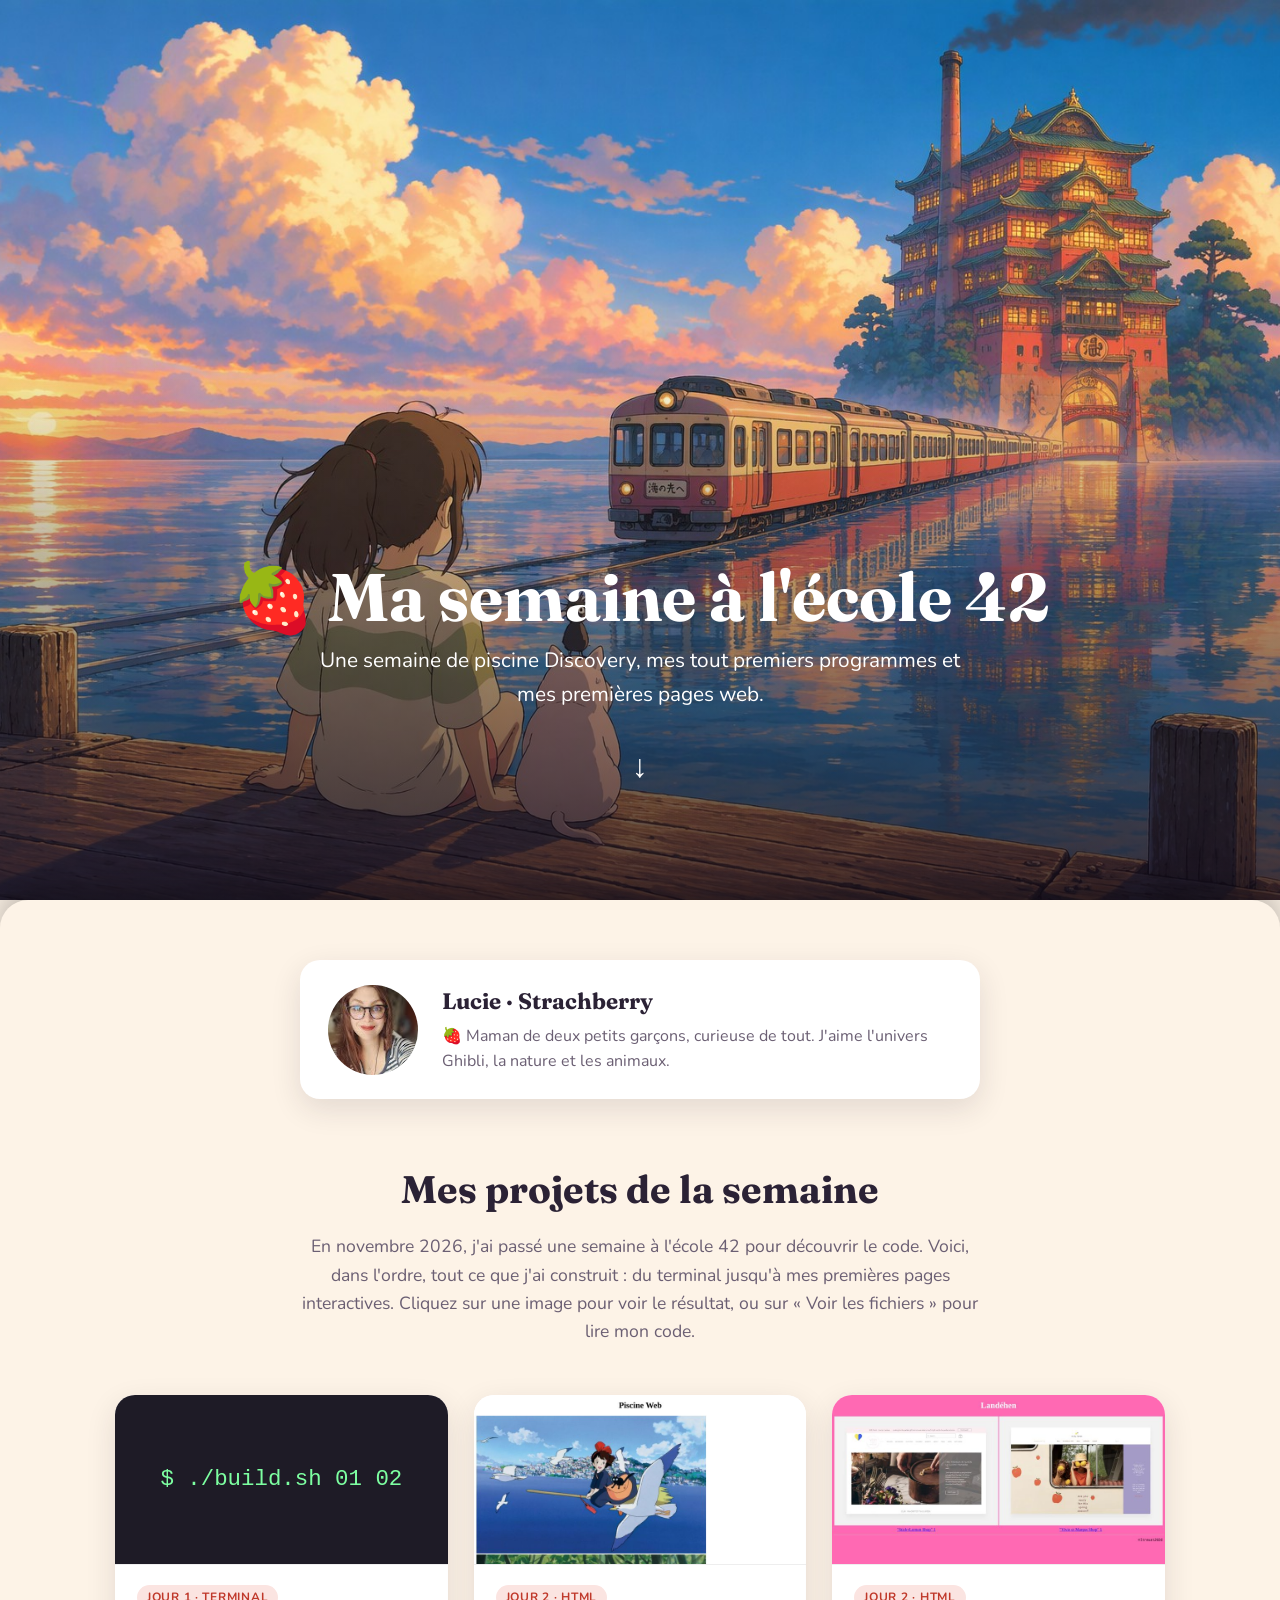
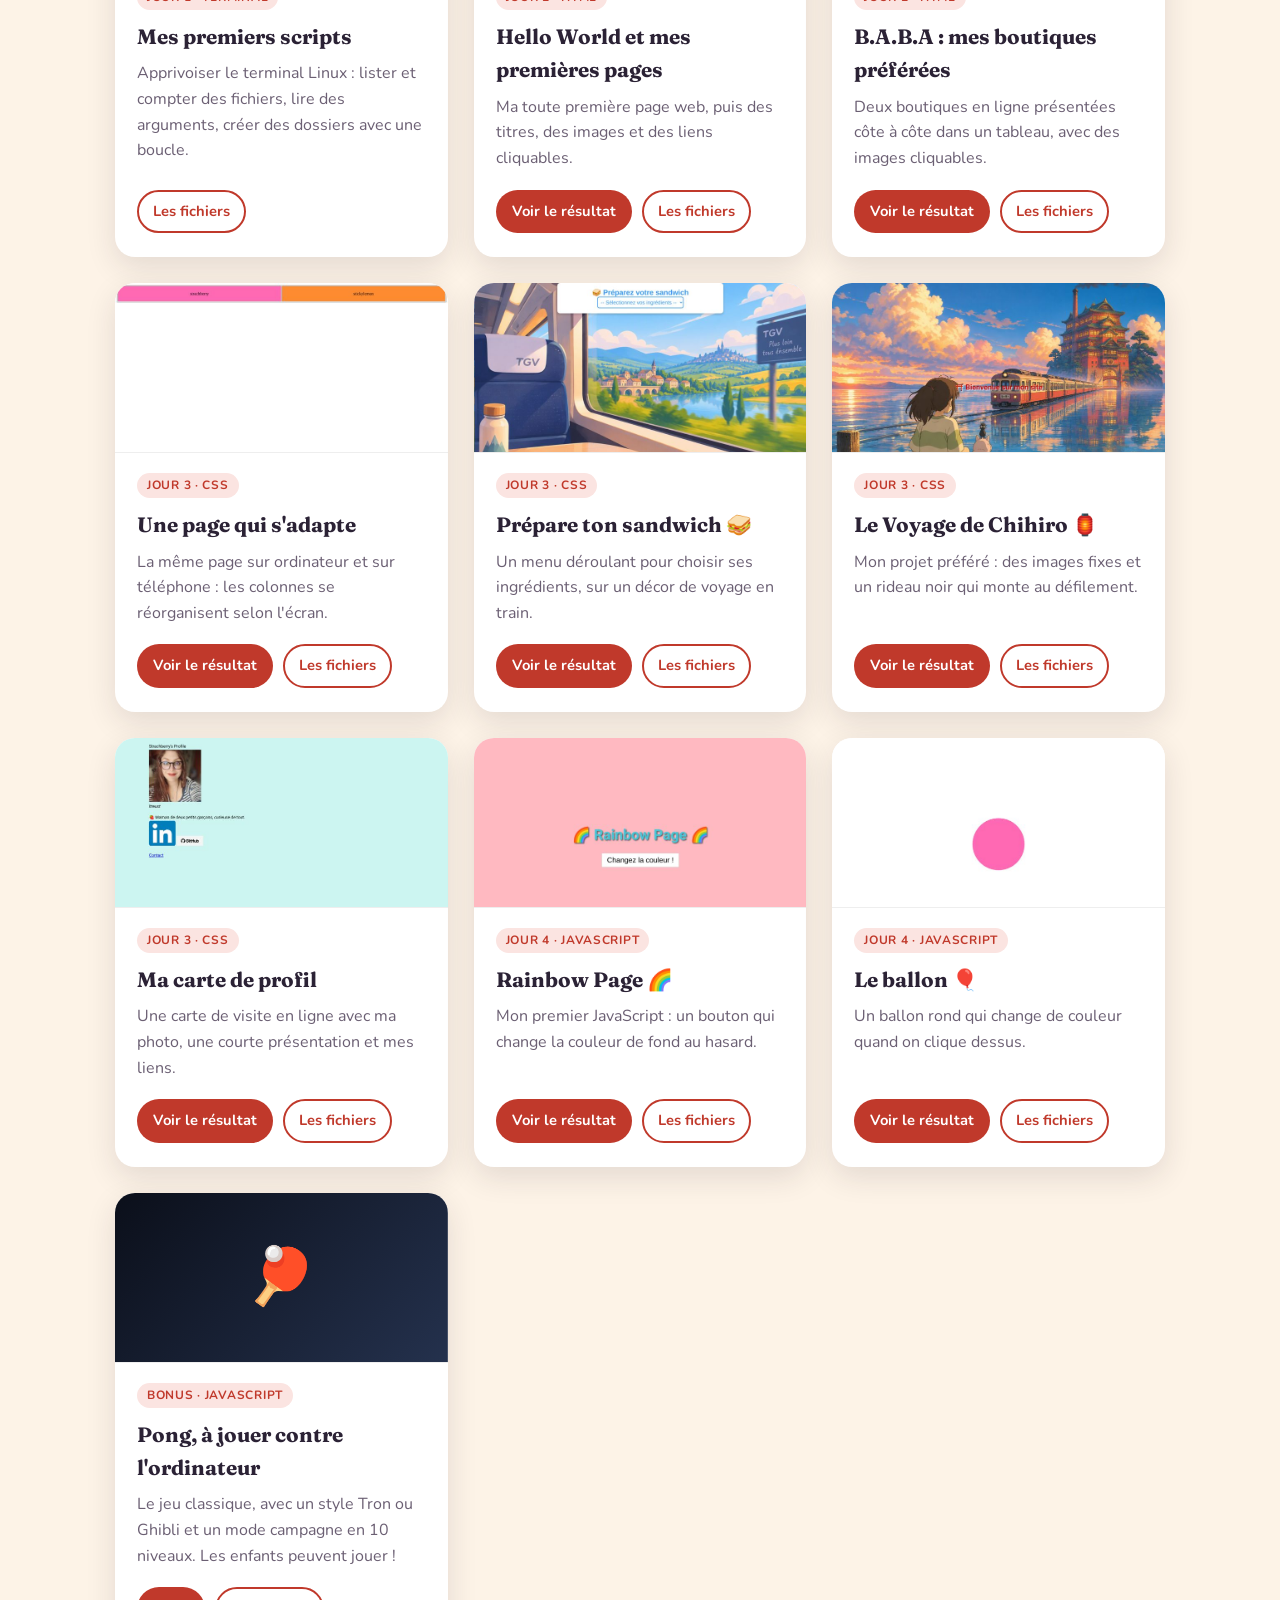
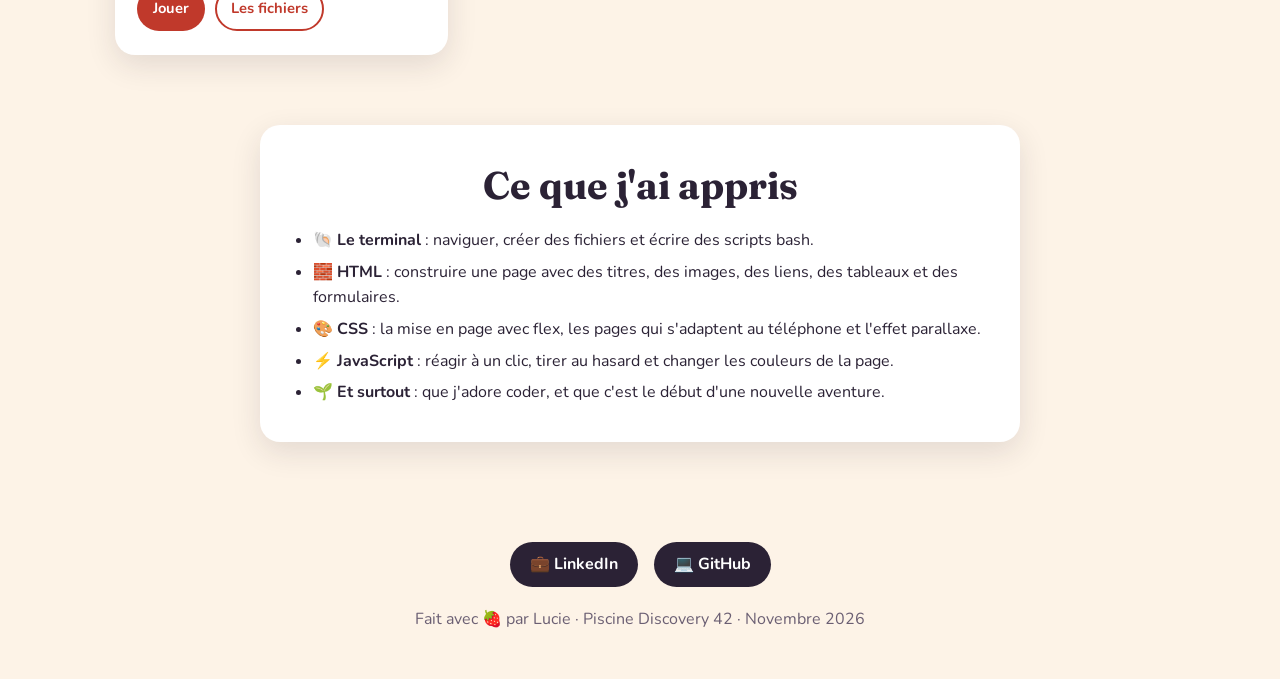
<file: index.html>
<!DOCTYPE html>
<html lang="fr">
<head>
  <meta charset="UTF-8">
  <meta name="viewport" content="width=device-width, initial-scale=1">
  <title>🍓 Ma semaine à l'école 42 – Strachberry</title>
  <link rel="preconnect" href="https://fonts.googleapis.com">
  <link href="https://fonts.googleapis.com/css2?family=Fraunces:opsz,wght@9..144,600;9..144,800&family=Nunito:wght@400;600;700&display=swap" rel="stylesheet">
  <style>
    :root {
      --ciel: #fdf3e7;
      --encre: #2b2235;
      --doux: #6b5f73;
      --lanterne: #c0392b;
      --coucher: #f2a65a;
      --carte: #ffffff;
      --ombre: 0 10px 30px rgba(43, 34, 53, 0.12);
    }

    * { box-sizing: border-box; }

    body {
      margin: 0;
      font-family: "Nunito", sans-serif;
      color: var(--encre);
      background: var(--ciel);
      line-height: 1.6;
    }

    /* ---------- En-tête plein écran ---------- */
    .hero {
      position: sticky;
      top: 0;
      z-index: 0;
      height: 100vh;
      height: 100svh;
      background: url("assets/apercus/chihiro.jpg") center / cover;
      display: flex;
      flex-direction: column;
      justify-content: flex-end;
      align-items: center;
      text-align: center;
      padding: 0 20px 12vh;
      color: white;
    }
    .hero::before {               /* voile sombre en bas pour lire le texte */
      content: "";
      position: absolute;
      inset: 0;
      background: linear-gradient(to top, rgba(20, 12, 30, 0.75), transparent 60%);
    }
    .hero > * { position: relative; }
    .hero h1 {
      font-family: "Fraunces", serif;
      font-size: clamp(2.2rem, 6vw, 4.2rem);
      margin: 0 0 10px;
      line-height: 1.1;
    }
    .hero p { font-size: clamp(1rem, 2.4vw, 1.3rem); margin: 0; max-width: 640px; }
    .fleche {
      margin-top: 30px;
      font-size: 2rem;
      color: white;
      text-decoration: none;
      animation: rebond 1.6s infinite;
    }
    @keyframes rebond { 50% { transform: translateY(8px); } }

    /* ---------- Contenu qui monte par-dessus ---------- */
    main {
      position: relative;
      z-index: 1;
      background: var(--ciel);
      border-radius: 28px 28px 0 0;
      box-shadow: 0 -12px 30px rgba(0, 0, 0, 0.25);
      padding: 60px 20px 40px;
    }
    .conteneur { max-width: 1050px; margin: auto; }

    h2 {
      font-family: "Fraunces", serif;
      font-size: clamp(1.7rem, 4vw, 2.4rem);
      text-align: center;
      margin: 0 0 12px;
    }
    .intro {
      max-width: 680px;
      margin: 0 auto 50px;
      text-align: center;
      color: var(--doux);
      font-size: 1.1rem;
    }

    /* ---------- Profil ---------- */
    .profil {
      display: flex;
      align-items: center;
      gap: 24px;
      background: var(--carte);
      border-radius: 20px;
      box-shadow: var(--ombre);
      padding: 24px 28px;
      max-width: 680px;
      margin: 0 auto 60px;
    }
    .profil img { width: 90px; height: 90px; border-radius: 50%; object-fit: cover; flex-shrink: 0; }
    .profil h3 { margin: 0 0 4px; font-family: "Fraunces", serif; font-size: 1.4rem; }
    .profil p { margin: 0; color: var(--doux); }

    /* ---------- Grille des projets ---------- */
    .grille {
      display: grid;
      grid-template-columns: repeat(auto-fill, minmax(290px, 1fr));
      gap: 26px;
    }
    .projet {
      background: var(--carte);
      border-radius: 20px;
      overflow: hidden;
      box-shadow: var(--ombre);
      display: flex;
      flex-direction: column;
      transition: transform 0.25s;
    }
    .projet:hover { transform: translateY(-6px); }
    .projet .visuel {
      height: 170px;
      background-size: cover;
      background-position: top center;
      border-bottom: 1px solid #eee;
      display: flex;
      align-items: center;
      justify-content: center;
      font-size: 3.5rem;
    }
    .projet .corps { padding: 20px 22px 24px; display: flex; flex-direction: column; flex-grow: 1; }
    .etiquette {
      align-self: flex-start;
      font-size: 0.75rem;
      font-weight: 700;
      text-transform: uppercase;
      letter-spacing: 0.06em;
      color: var(--lanterne);
      background: #fbe4e1;
      padding: 3px 10px;
      border-radius: 20px;
      margin-bottom: 10px;
    }
    .projet h3 { margin: 0 0 8px; font-family: "Fraunces", serif; font-size: 1.3rem; }
    .projet h3 a { color: inherit; text-decoration: none; }
    .projet h3 a:hover { color: var(--lanterne); text-decoration: underline; }
    .projet p { margin: 0 0 18px; color: var(--doux); flex-grow: 1; }
    .bouton {
      align-self: flex-start;
      background: var(--lanterne);
      color: white;
      text-decoration: none;
      font-weight: 700;
      padding: 8px 14px;
      font-size: 0.92rem;
      border: 2px solid transparent;
      border-radius: 25px;
      transition: background 0.2s;
    }
    .bouton:hover { background: #962d22; }
    .bouton.discret { background: transparent; color: var(--lanterne); border: 2px solid var(--lanterne); }
    .bouton.discret:hover { background: #fbe4e1; }
    .boutons { display: flex; gap: 10px; flex-wrap: wrap; }

    .fond-shell { background: #1e1b26; color: #7dffa1; font-family: monospace; font-size: 1.4rem !important; }
    .fond-pong { background: linear-gradient(135deg, #0b0f1a, #24314d); }

    /* ---------- Ce que j'ai appris ---------- */
    .appris {
      margin: 70px auto 0;
      max-width: 760px;
      background: var(--carte);
      border-radius: 20px;
      box-shadow: var(--ombre);
      padding: 30px 34px;
    }
    .appris ul { margin: 0; padding-left: 1.2em; }
    .appris li { margin-bottom: 6px; }

    /* ---------- Pied de page ---------- */
    footer {
      position: relative;         /* passe devant l'image fixe, comme main */
      z-index: 1;
      background: var(--ciel);
      text-align: center;
      padding: 60px 20px 30px;
      color: var(--doux);
    }
    .reseaux { display: flex; justify-content: center; gap: 16px; margin-bottom: 20px; flex-wrap: wrap; }
    .reseaux a {
      background: var(--encre);
      color: white;
      text-decoration: none;
      padding: 10px 20px;
      border-radius: 25px;
      font-weight: 700;
    }
    .reseaux a:hover { background: var(--lanterne); }

    @media (max-width: 600px) {
      .profil { flex-direction: column; text-align: center; }
    }
  </style>
</head>
<body>

  <header class="hero">
    <h1>🍓 Ma semaine à l'école 42</h1>
    <p>Une semaine de piscine Discovery, mes tout premiers programmes et mes premières pages web.</p>
    <a href="#projets" class="fleche" aria-label="Voir les projets">↓</a>
  </header>

  <main id="projets">
    <div class="conteneur">

      <div class="profil">
        <img src="discovery_piscine/cell02/ex03/strachberry.jpeg" alt="Strachberry">
        <div>
          <h3>Lucie · Strachberry</h3>
          <p>🍓 Maman de deux petits garçons, curieuse de tout. J'aime l'univers Ghibli, la nature et les animaux.</p>
        </div>
      </div>

      <h2>Mes projets de la semaine</h2>
      <p class="intro">En novembre 2026, j'ai passé une semaine à l'école 42 pour découvrir le code.
        Voici, dans l'ordre, tout ce que j'ai construit : du terminal jusqu'à mes premières pages interactives.
        Cliquez sur une image pour voir le résultat, ou sur « Voir les fichiers » pour lire mon code.</p>

      <div class="grille">
        <article class="projet">
          <div class="visuel fond-shell">$ ./build.sh 01 02</div>
          <div class="corps">
            <span class="etiquette">Jour 1 · Terminal</span>
            <h3>Mes premiers scripts</h3>
            <p>Apprivoiser le terminal Linux : lister et compter des fichiers, lire des arguments, créer des dossiers avec une boucle.</p>
            <div class="boutons">
              <a class="bouton discret" href="https://github.com/Strachberry13/Discovery_piscine/tree/main/discovery_piscine/cell00" target="_blank" rel="noopener">Les fichiers</a>
            </div>
          </div>
        </article>

        <article class="projet">
          <a class="visuel" href="discovery_piscine/cell01/ex03/piscineweb.html" style="background-image:url('assets/resultats/piscineweb.jpg')" aria-label="Voir le résultat"></a>
          <div class="corps">
            <span class="etiquette">Jour 2 · HTML</span>
            <h3><a href="discovery_piscine/cell01/ex03/piscineweb.html">Hello World et mes premières pages</a></h3>
            <p>Ma toute première page web, puis des titres, des images et des liens cliquables.</p>
            <div class="boutons">
              <a class="bouton" href="discovery_piscine/cell01/ex03/piscineweb.html">Voir le résultat</a>
              <a class="bouton discret" href="https://github.com/Strachberry13/Discovery_piscine/tree/main/discovery_piscine/cell01" target="_blank" rel="noopener">Les fichiers</a>
            </div>
          </div>
        </article>

        <article class="projet">
          <a class="visuel" href="discovery_piscine/cell01/ex04/baba.html" style="background-image:url('assets/resultats/baba.jpg')" aria-label="Voir le résultat"></a>
          <div class="corps">
            <span class="etiquette">Jour 2 · HTML</span>
            <h3><a href="discovery_piscine/cell01/ex04/baba.html">B.A.B.A : mes boutiques préférées</a></h3>
            <p>Deux boutiques en ligne présentées côte à côte dans un tableau, avec des images cliquables.</p>
            <div class="boutons">
              <a class="bouton" href="discovery_piscine/cell01/ex04/baba.html">Voir le résultat</a>
              <a class="bouton discret" href="https://github.com/Strachberry13/Discovery_piscine/tree/main/discovery_piscine/cell01/ex04" target="_blank" rel="noopener">Les fichiers</a>
            </div>
          </div>
        </article>

        <article class="projet">
          <a class="visuel" href="discovery_piscine/cell02/ex00/responsive.html" style="background-image:url('assets/resultats/responsive.jpg')" aria-label="Voir le résultat"></a>
          <div class="corps">
            <span class="etiquette">Jour 3 · CSS</span>
            <h3><a href="discovery_piscine/cell02/ex00/responsive.html">Une page qui s'adapte</a></h3>
            <p>La même page sur ordinateur et sur téléphone : les colonnes se réorganisent selon l'écran.</p>
            <div class="boutons">
              <a class="bouton" href="discovery_piscine/cell02/ex00/responsive.html">Voir le résultat</a>
              <a class="bouton discret" href="https://github.com/Strachberry13/Discovery_piscine/tree/main/discovery_piscine/cell02/ex00" target="_blank" rel="noopener">Les fichiers</a>
            </div>
          </div>
        </article>

        <article class="projet">
          <a class="visuel" href="discovery_piscine/cell02/ex01/menu.html" style="background-image:url('assets/resultats/menu.jpg')" aria-label="Voir le résultat"></a>
          <div class="corps">
            <span class="etiquette">Jour 3 · CSS</span>
            <h3><a href="discovery_piscine/cell02/ex01/menu.html">Prépare ton sandwich 🥪</a></h3>
            <p>Un menu déroulant pour choisir ses ingrédients, sur un décor de voyage en train.</p>
            <div class="boutons">
              <a class="bouton" href="discovery_piscine/cell02/ex01/menu.html">Voir le résultat</a>
              <a class="bouton discret" href="https://github.com/Strachberry13/Discovery_piscine/tree/main/discovery_piscine/cell02/ex01" target="_blank" rel="noopener">Les fichiers</a>
            </div>
          </div>
        </article>

        <article class="projet">
          <a class="visuel" href="discovery_piscine/cell02/ex02/parallax.html" style="background-image:url('assets/resultats/parallax.jpg')" aria-label="Voir le résultat"></a>
          <div class="corps">
            <span class="etiquette">Jour 3 · CSS</span>
            <h3><a href="discovery_piscine/cell02/ex02/parallax.html">Le Voyage de Chihiro 🏮</a></h3>
            <p>Mon projet préféré : des images fixes et un rideau noir qui monte au défilement.</p>
            <div class="boutons">
              <a class="bouton" href="discovery_piscine/cell02/ex02/parallax.html">Voir le résultat</a>
              <a class="bouton discret" href="https://github.com/Strachberry13/Discovery_piscine/tree/main/discovery_piscine/cell02/ex02" target="_blank" rel="noopener">Les fichiers</a>
            </div>
          </div>
        </article>

        <article class="projet">
          <a class="visuel" href="discovery_piscine/cell02/ex03/card.html" style="background-image:url('assets/resultats/card.jpg')" aria-label="Voir le résultat"></a>
          <div class="corps">
            <span class="etiquette">Jour 3 · CSS</span>
            <h3><a href="discovery_piscine/cell02/ex03/card.html">Ma carte de profil</a></h3>
            <p>Une carte de visite en ligne avec ma photo, une courte présentation et mes liens.</p>
            <div class="boutons">
              <a class="bouton" href="discovery_piscine/cell02/ex03/card.html">Voir le résultat</a>
              <a class="bouton discret" href="https://github.com/Strachberry13/Discovery_piscine/tree/main/discovery_piscine/cell02/ex03" target="_blank" rel="noopener">Les fichiers</a>
            </div>
          </div>
        </article>

        <article class="projet">
          <a class="visuel" href="discovery_piscine/cell03/ex00/background.html" style="background-image:url('assets/resultats/rainbow.jpg')" aria-label="Voir le résultat"></a>
          <div class="corps">
            <span class="etiquette">Jour 4 · JavaScript</span>
            <h3><a href="discovery_piscine/cell03/ex00/background.html">Rainbow Page 🌈</a></h3>
            <p>Mon premier JavaScript : un bouton qui change la couleur de fond au hasard.</p>
            <div class="boutons">
              <a class="bouton" href="discovery_piscine/cell03/ex00/background.html">Voir le résultat</a>
              <a class="bouton discret" href="https://github.com/Strachberry13/Discovery_piscine/tree/main/discovery_piscine/cell03/ex00" target="_blank" rel="noopener">Les fichiers</a>
            </div>
          </div>
        </article>

        <article class="projet">
          <a class="visuel" href="discovery_piscine/cell03/ex01/balloon.html" style="background-image:url('assets/resultats/balloon.jpg')" aria-label="Voir le résultat"></a>
          <div class="corps">
            <span class="etiquette">Jour 4 · JavaScript</span>
            <h3><a href="discovery_piscine/cell03/ex01/balloon.html">Le ballon 🎈</a></h3>
            <p>Un ballon rond qui change de couleur quand on clique dessus.</p>
            <div class="boutons">
              <a class="bouton" href="discovery_piscine/cell03/ex01/balloon.html">Voir le résultat</a>
              <a class="bouton discret" href="https://github.com/Strachberry13/Discovery_piscine/tree/main/discovery_piscine/cell03/ex01" target="_blank" rel="noopener">Les fichiers</a>
            </div>
          </div>
        </article>

        <article class="projet">
          <div class="visuel fond-pong">🏓</div>
          <div class="corps">
            <span class="etiquette">Bonus · JavaScript</span>
            <h3><a href="https://strachberry13.github.io/PONG/" target="_blank" rel="noopener">Pong, à jouer contre l'ordinateur</a></h3>
            <p>Le jeu classique, avec un style Tron ou Ghibli et un mode campagne en 10 niveaux. Les enfants peuvent jouer !</p>
            <div class="boutons">
              <a class="bouton" href="https://strachberry13.github.io/PONG/" target="_blank" rel="noopener">Jouer</a>
              <a class="bouton discret" href="https://github.com/Strachberry13/PONG" target="_blank" rel="noopener">Les fichiers</a>
            </div>
          </div>
        </article>
      </div>

      <section class="appris">
        <h2>Ce que j'ai appris</h2>
        <ul>
          <li>🐚 <strong>Le terminal</strong> : naviguer, créer des fichiers et écrire des scripts bash.</li>
          <li>🧱 <strong>HTML</strong> : construire une page avec des titres, des images, des liens, des tableaux et des formulaires.</li>
          <li>🎨 <strong>CSS</strong> : la mise en page avec flex, les pages qui s'adaptent au téléphone et l'effet parallaxe.</li>
          <li>⚡ <strong>JavaScript</strong> : réagir à un clic, tirer au hasard et changer les couleurs de la page.</li>
          <li>🌱 <strong>Et surtout</strong> : que j'adore coder, et que c'est le début d'une nouvelle aventure.</li>
        </ul>
      </section>

    </div>
  </main>

  <footer>
    <div class="reseaux">
      <a href="https://fr.linkedin.com/in/lucie-treust-6a2254347" target="_blank" rel="noopener">💼 LinkedIn</a>
      <a href="https://github.com/Strachberry13" target="_blank" rel="noopener">💻 GitHub</a>
    </div>
    <p>Fait avec 🍓 par Lucie · Piscine Discovery 42 · Novembre 2026</p>
  </footer>

</body>
</html>
</file>
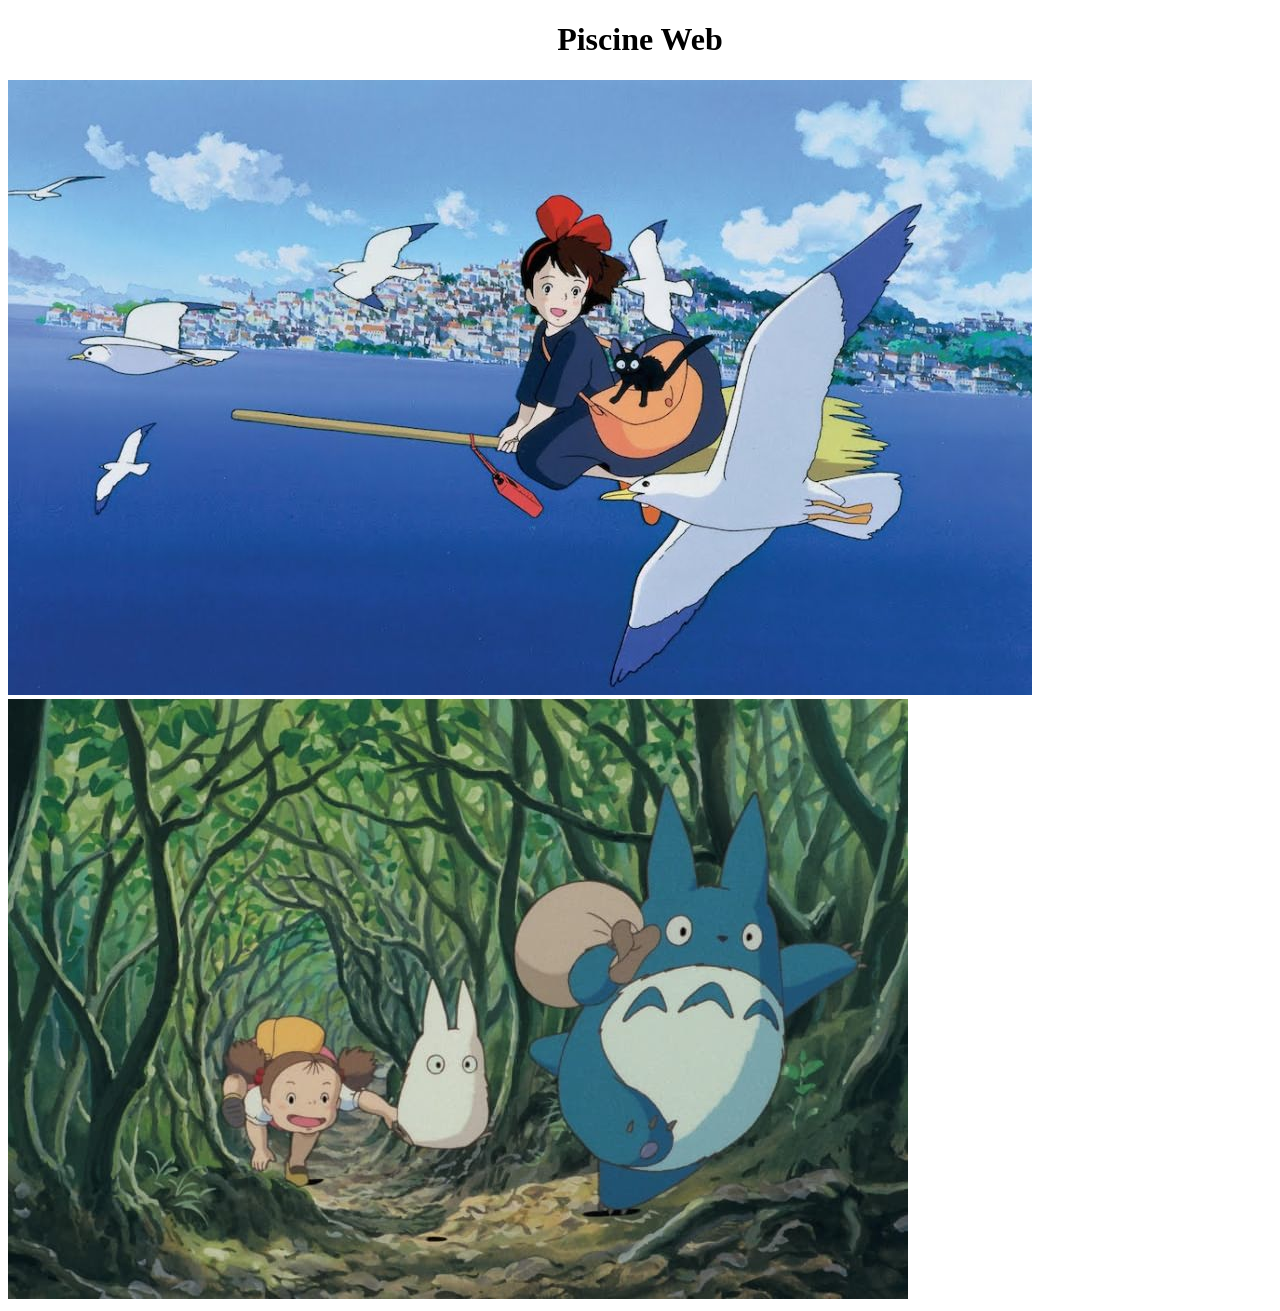
<file: discovery_piscine/cell01/ex02/piscineweb.html>
<!DOCTYPE html>
<html lang="en">
<head>
    <meta charset="UTF-8">
    <meta name="viewport" content="width=device-width, initial-scale=1.0">
    <h1 style="text-align: center;"><strong>Piscine Web</strong></h1>
</head>
<body>
<img src="image1.jpg" alt="Première image">
<img src="image2.jpg" alt="Deuxième image">
</body>
</html>
</file>
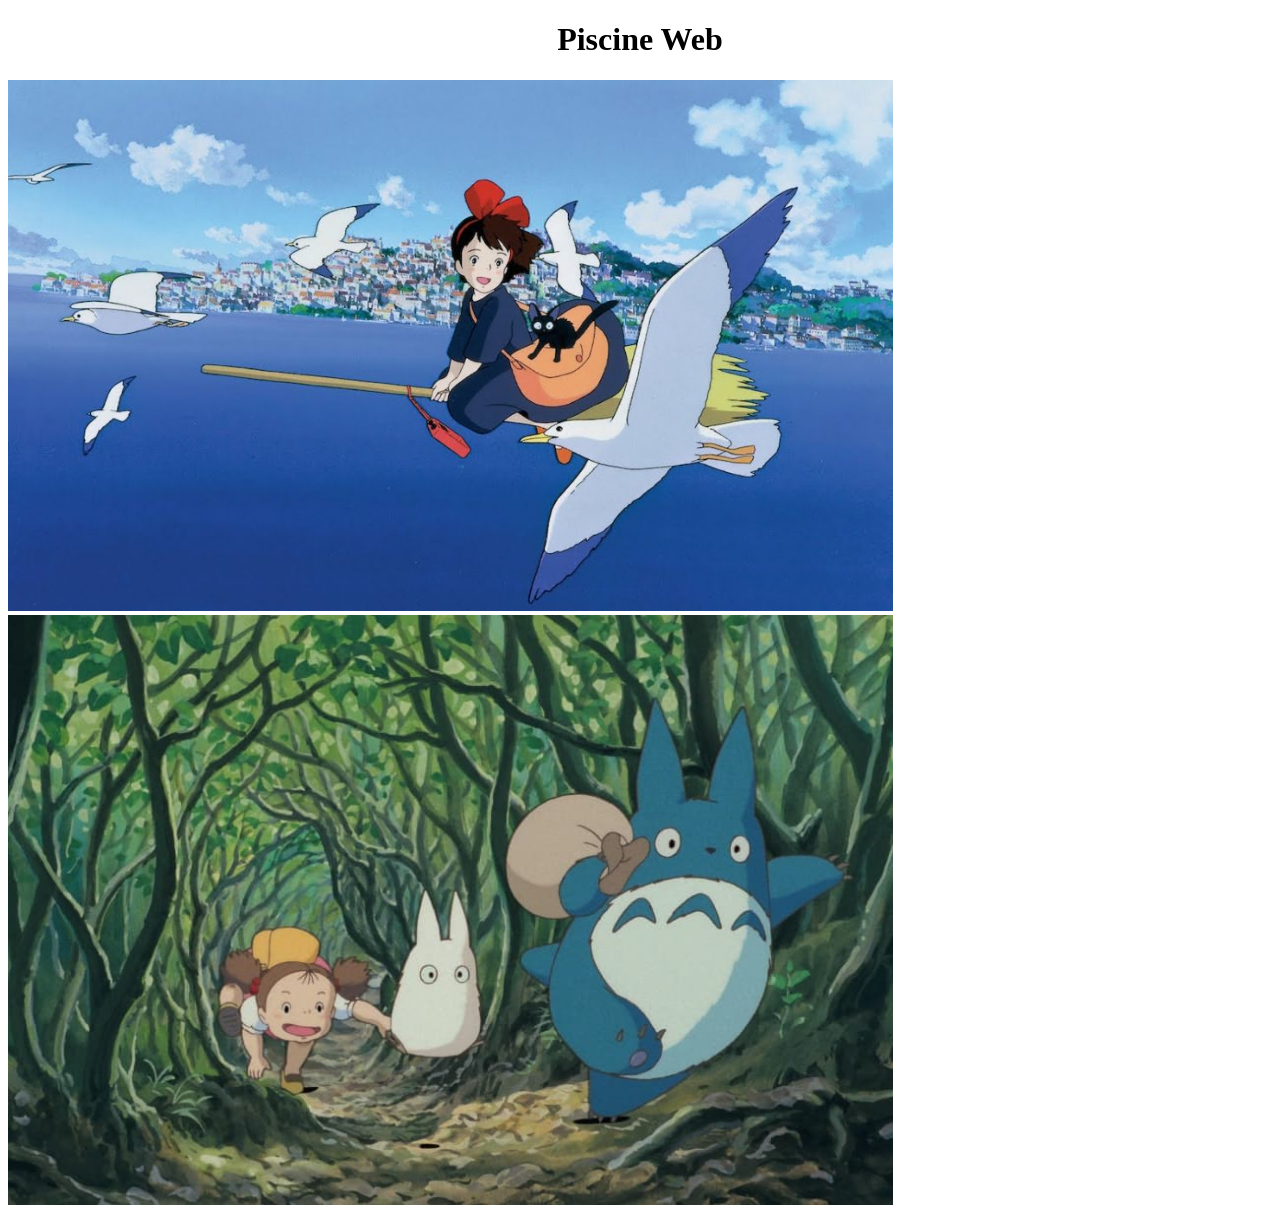
<file: discovery_piscine/cell01/ex03/piscineweb.html>
<!DOCTYPE html>
<html lang="en">
<head>
    <meta charset="UTF-8">
    <meta name="viewport" content="width=device-width, initial-scale=1.0">
    <h1 style="text-align: center;"><strong>Piscine Web</strong></h1>
</head>
<body>
 <a href="https://www.youtube.com/watch?v=INscMGmhmX4">
    <img src="image1.jpg" alt="Première image" width="70%"></a>
<img src="image2.jpg" alt="Deuxième image" width="70%">   
</body>
</html>
</file>
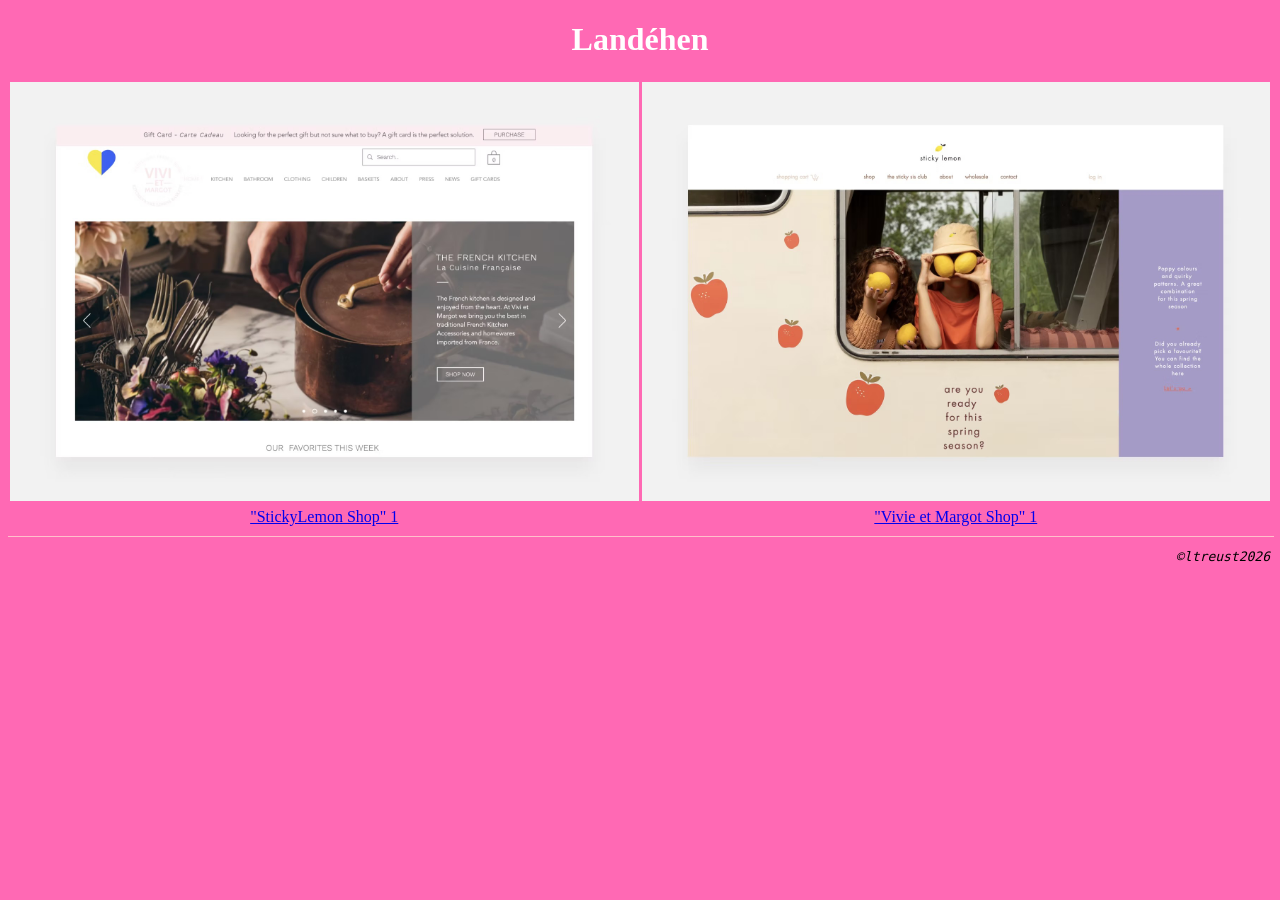
<file: discovery_piscine/cell01/ex04/baba.html>
<!DOCTYPE html>
<html lang="fr">
<head>
    <title> B.A.B.A </title>
    <body bgcolor=#FF69B4>
    <h1> <font color=white> <center><b> Landéhen </b></center></font>
    </h1>
    </head>
<table width="100%" cellspacing="1" cellpadding="1" border="0">
  <!-- LIGNE 1 -->
   <tr>
     <td width="50%" align="center" valign="middle">
     <a href="https://www.stickylemon.nl/" target="_blank">
    <img src="image1.jpg" width="100%" alt="StickyLemon">
  </a>
    </td>
    <td width="50%" align="center" valign="middle">
    <a href="https://www.vivietmargot.com/" target="_blank">
    <img src="image2.jpg" width="100%" alt="Vivie et Margot">
  </a>
    </td></tr>

  <!-- LIGNE 2 -->
    <tr><td width="50%" align="center" valign="middle">
    <a href="https://www.stickylemon.nl/" target="_blank">"StickyLemon Shop" 1</a>
    </td>
    <td width="50%" align="center" valign="middle">
    <a href="https://www.vivietmargot.com/" target="_blank">"Vivie et Margot Shop" 1</a>
    </td></tr>
</table>
<hr color="pink" size="1" width="100%" align="center">
<table width="100%" cellspacing="1" cellpadding="1" border="0">
  <!-- LIGNE 1 -->
   <tr>
     <td width="100%" align="right" valign="right">
     <a><i><code>©ltreust2026</code></i>
    </td></tr>
</body>
</html>
</file>
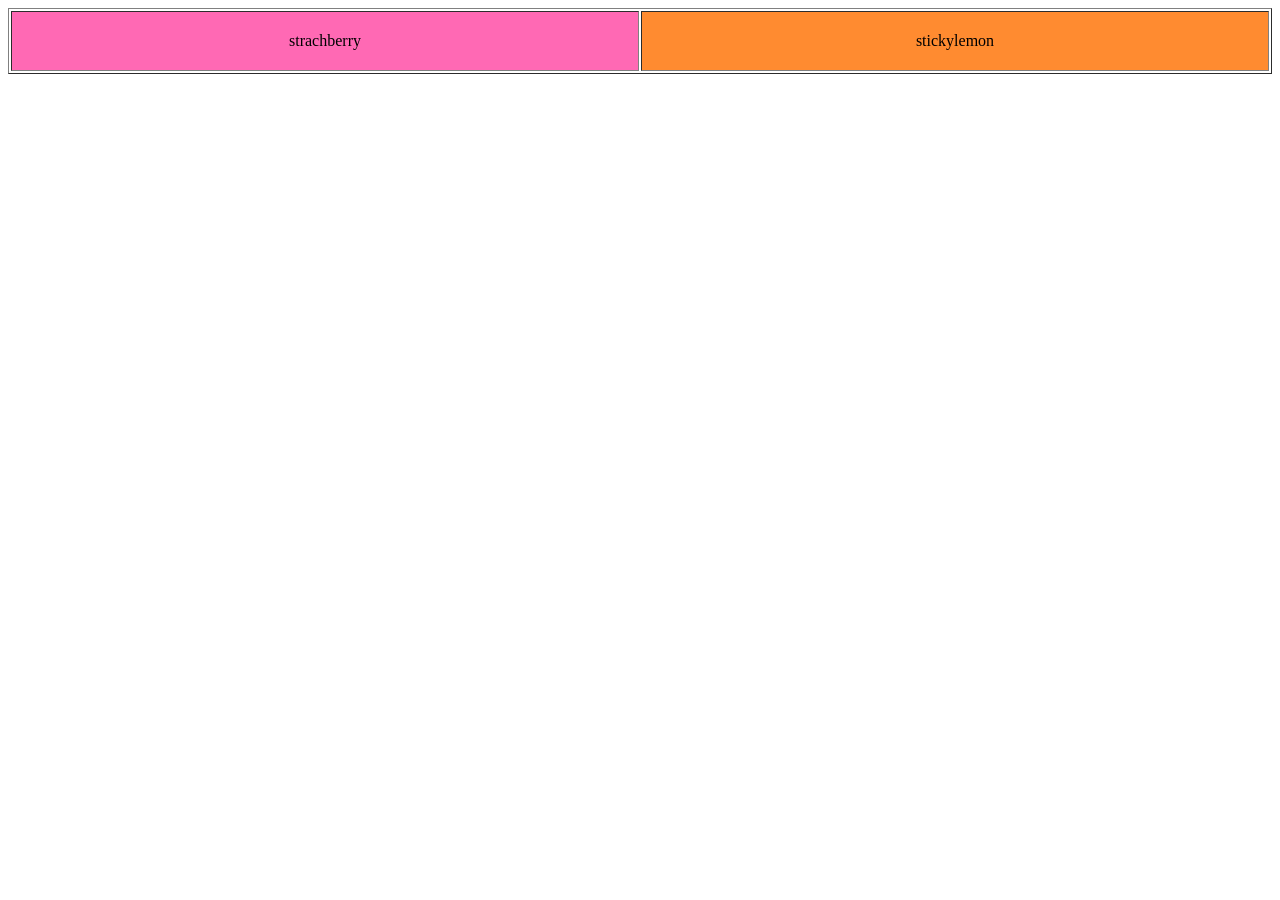
<file: discovery_piscine/cell01/ex05/tab.html>
<!DOCTYPE html>
<html lang="en">
<head>
    <meta charset="UTF-8">
    <meta name="viewport" content="width=device-width, initial-scale=1.0">
    <title>Tab</title>
</head>
<body>
    <table width="100%" cellspacing="2" cellpadding="2" border="1">
  <!-- LIGNE 1 -->
   <tr>
     <td width="50%" bgcolor=#FF69B4 align="center" valign="middle">
     <br>
        <a> strachberry </a>
     <br>
    <br>
    </td>
    <td width="50%" bgcolor=#FF8B3 align="center" valign="middle">
    <br>
        <a> stickylemon </a>
    <br>
    <br>
    </td></tr>
</table>
</body>
</html>
</file>
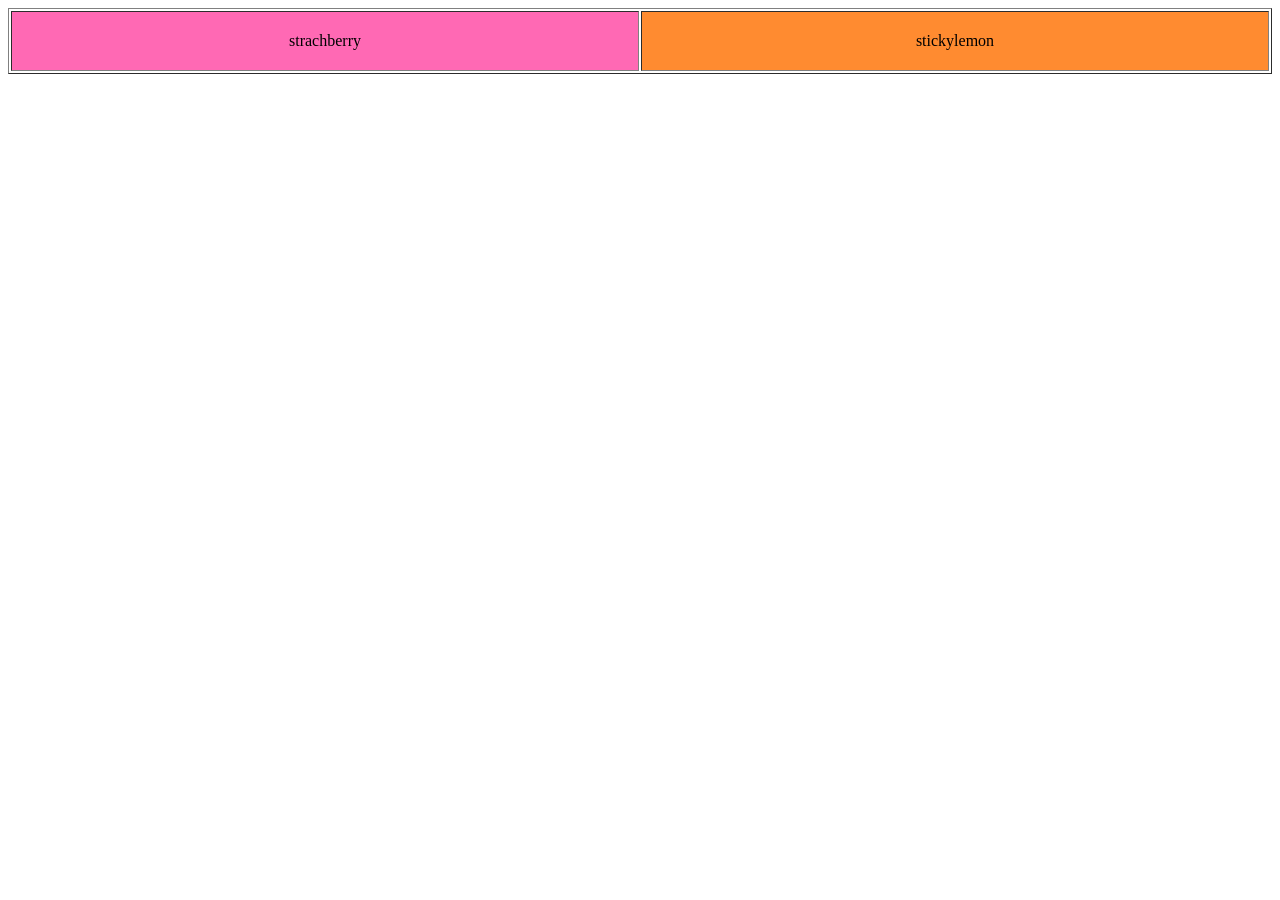
<file: discovery_piscine/cell02/ex00/responsive.html>
<!DOCTYPE html>
<html lang="en">
<head>
    <link rel="stylesheet" href="responsive.css">
    <meta charset="UTF-8">
    <meta name="viewport" content="width=device-width, initial-scale=1.0">
    <title>Tab</title>
</head>
<body>
    <table width="100%" cellspacing="2" cellpadding="2" border="1">
  <!-- LIGNE 1 -->
   <tr>
     <td width="50%" bgcolor=#FF69B4 align="center" valign="middle">
     <br>
        <a> strachberry </a>
     <br>
    <br>
    </td>
    <td width="50%" bgcolor=#FF8B3 align="center" valign="middle">
    <br>
        <a> stickylemon </a>
    <br>
    <br>
    </td></tr>
</table>
</body>
</html>
</file>
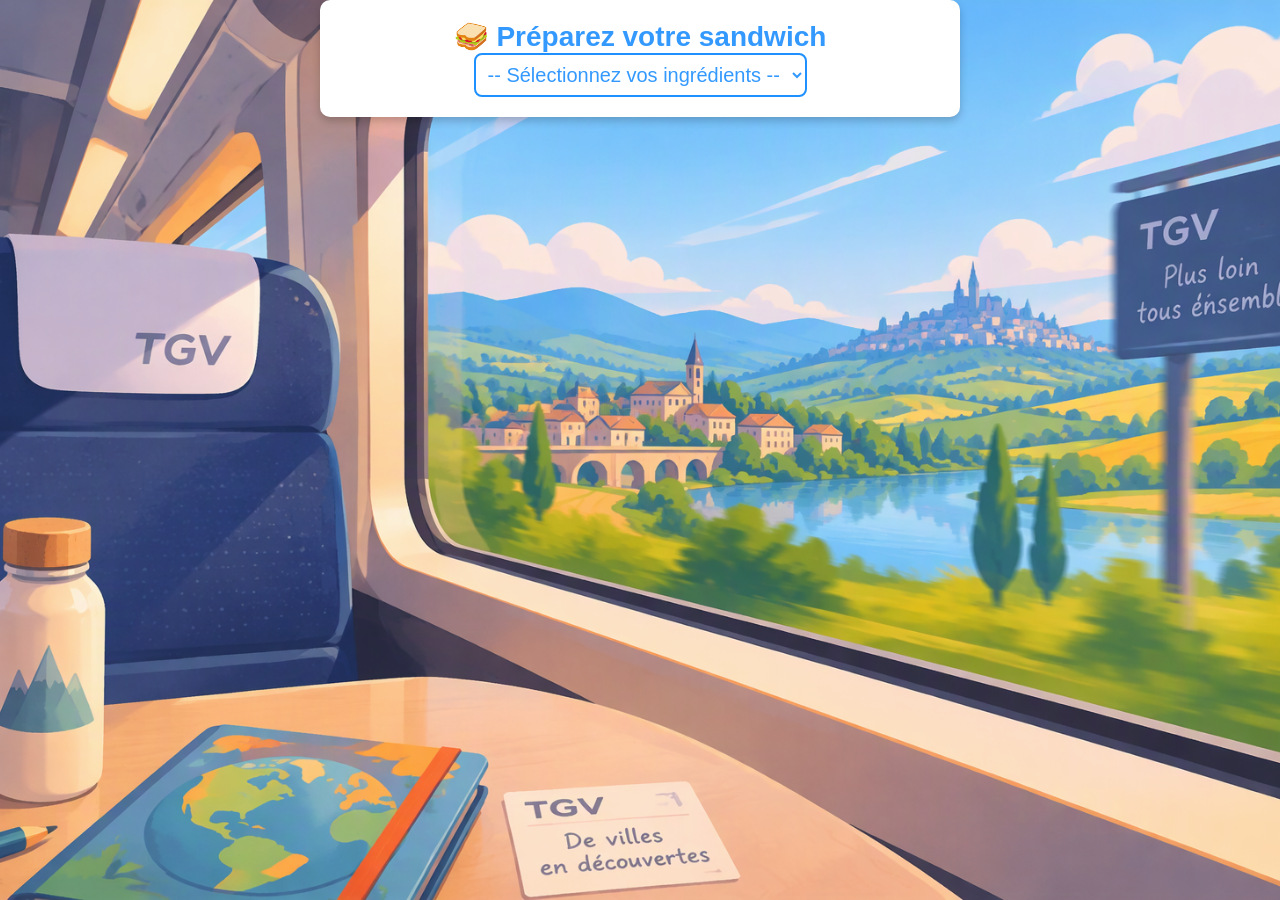
<file: discovery_piscine/cell02/ex01/menu.html>
<!DOCTYPE html>
<html lang="en">
<head>
    <link rel="stylesheet" href="menu.css">
    <meta charset="UTF-8">
    <meta name="viewport" content="width=device-width, initial-scale=1.0">
    <title>Menu deroulant</title>
</head>
<body>
    <div style ="text-align: center">
  <label for="ingredient"><b>🥪 Préparez votre sandwich </b></label>
  <br>
  <select id="ingredient" name="ingredient">
    <option value="">-- Sélectionnez vos ingrédients --</option>
    <option value="1">🥒 Cornichon</option>
    <option value="2">🍅 Tomates</option>
    <option value="3">🥓 Jambon</option>
    <option value="4">🧀 Fromage</option>
    <option value="5">🥬 Salade</option> 
</select>
  </div>
  <br>
</body>
</html>
</file>
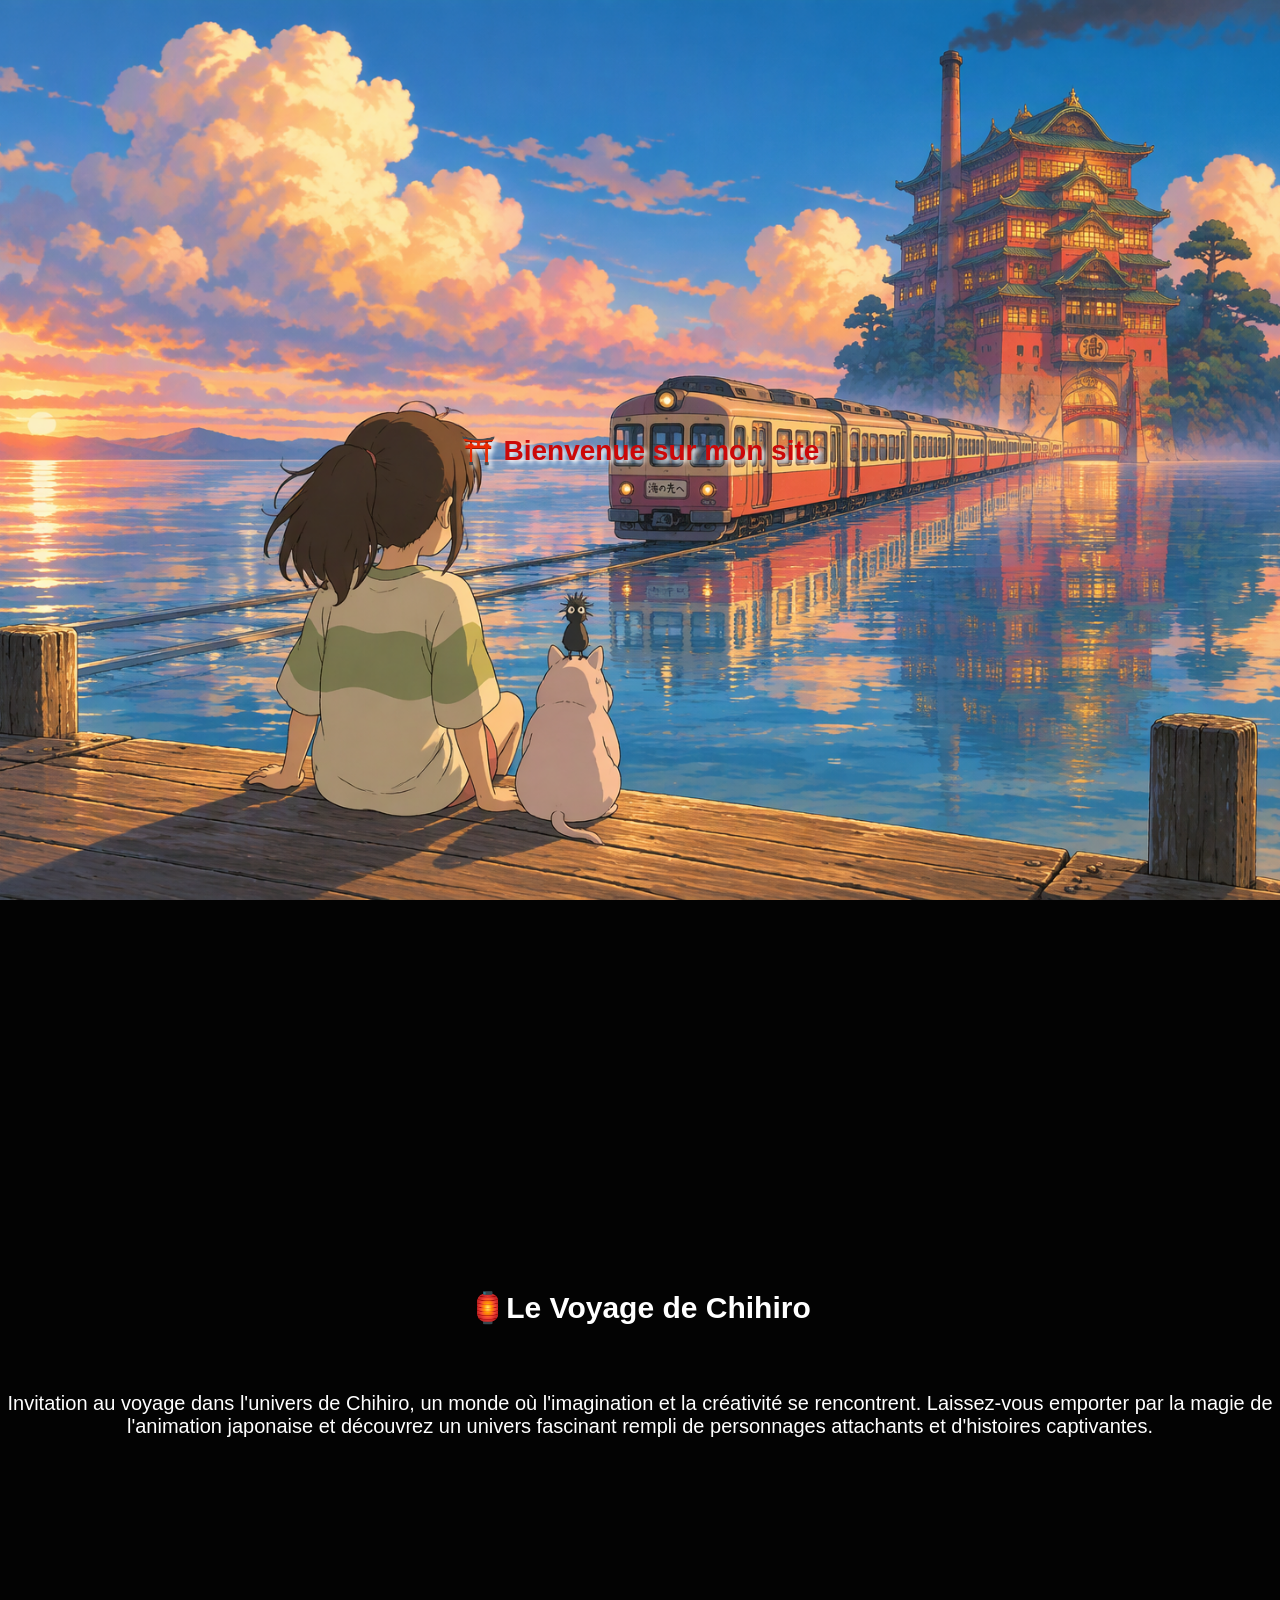
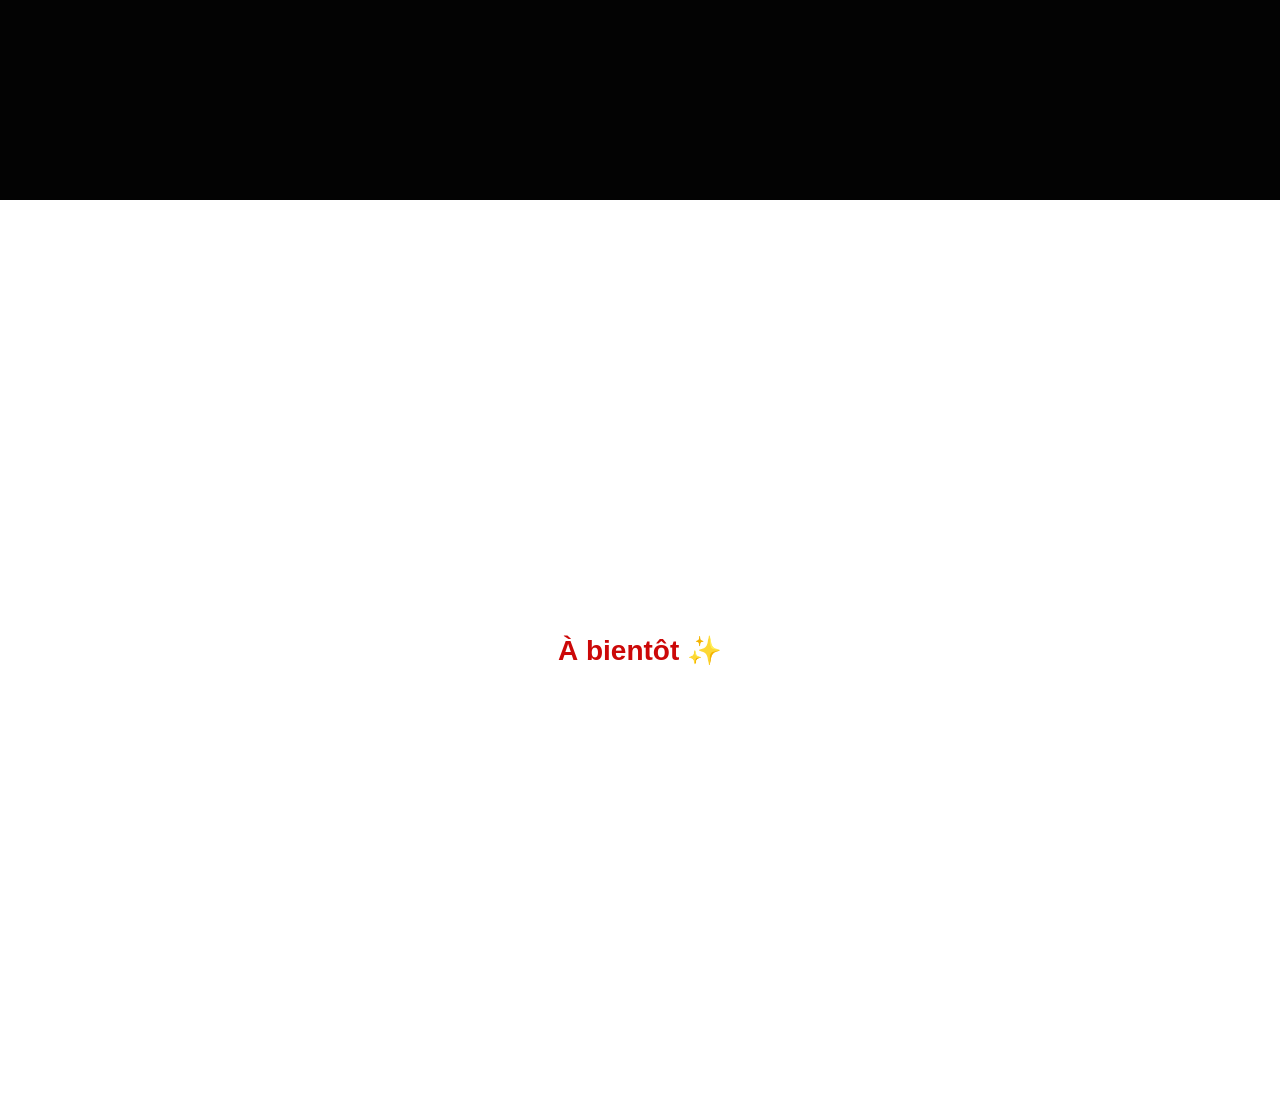
<file: discovery_piscine/cell02/ex02/parallax.html>
<!DOCTYPE html>
<html lang="fr">
<head>
  <meta charset="UTF-8">
  <meta name="viewport" content="width=device-width, initial-scale=1.0">
  <title>🚂 Voyage de Chihiro ⛩️</title>
  <link rel="stylesheet" href="parallax.css">
</head>
<body>

  <!-- 1re partie : première image en arrière-plan + message au centre -->
  <div class="parallax1">
  <section class="texte1">
    <div class="message1">⛩️ Bienvenue sur mon site</div>
  </section>
  

  <!-- 2e partie : bloc noir avec un message -->
  <section class="texte2">
    <br>
    <h2>🏮Le Voyage de Chihiro</h2>
    <br>
    <p>
      Invitation au voyage dans l'univers de Chihiro, un monde où l'imagination et la créativité se rencontrent. Laissez-vous emporter par la magie de l'animation japonaise et découvrez un univers fascinant rempli de personnages attachants et d'histoires captivantes.
    </p>
  </section>
  </div>

  <!-- 3e partie : seconde image en arrière-plan + message au centre -->
  <div class="parallax2">
  <section class="texte3">
    <a>À bientôt ✨</a>
  </section>
  </div>

</body>
</html>
</file>
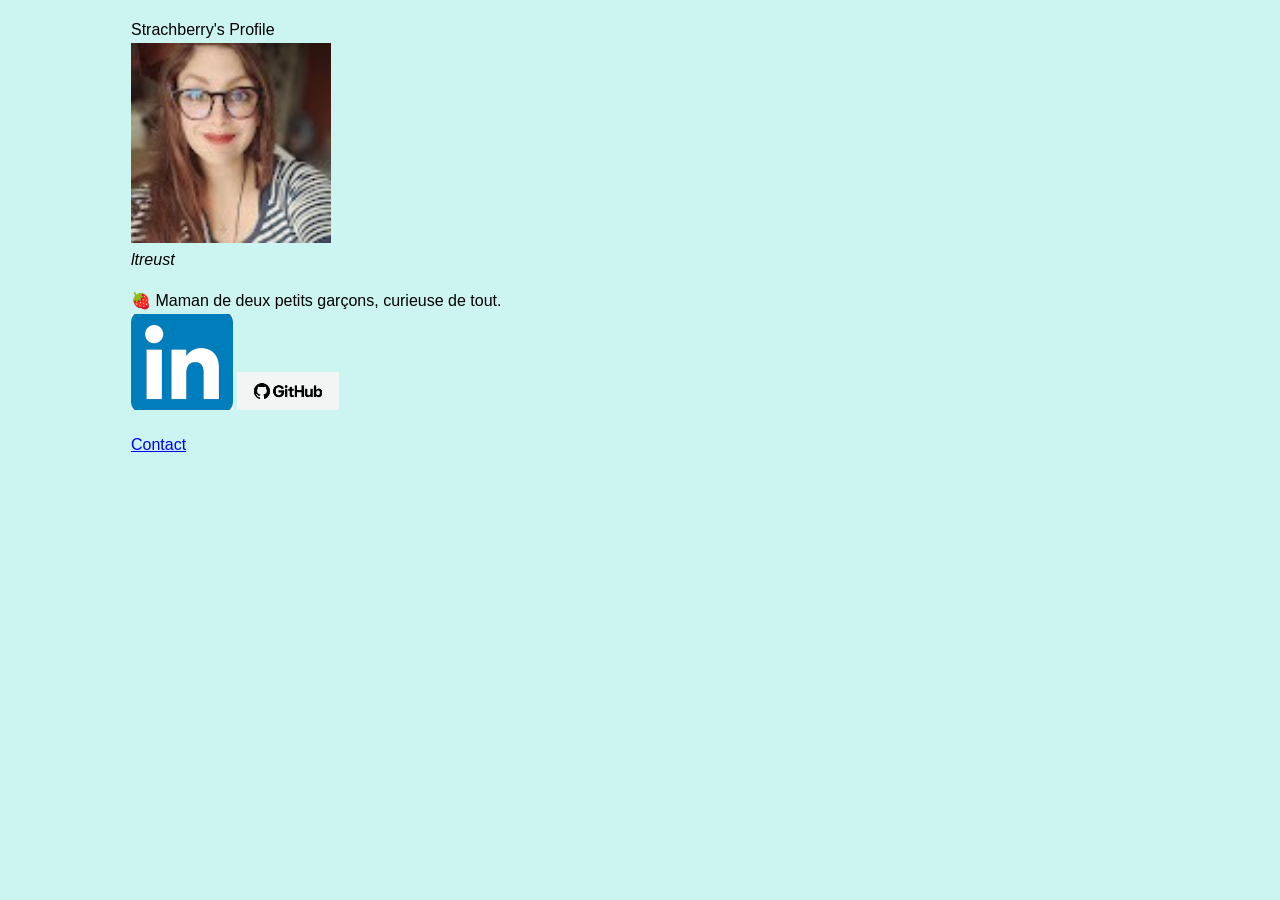
<file: discovery_piscine/cell02/ex03/card.html>
<!DOCTYPE html>
<html lang="fr">
<head>
    <link rel="stylesheet" href="card.css">
    <meta charset="UTF-8">
    <meta name="viewport" content="width=device-width, initial-scale=1.0">
    <title>My Profile</title>
</head>
<body>
    <table class="tableau">
        <tr>
            <td>
                <br>
                    <a> Strachberry's Profile </a>
                <br>
            </td>
        </tr>
        <tr>
            <td >
                <img src="strachberry.jpeg" alt="Profile Picture" width="200" height="200">
            </td>
        </tr>
        <tr>
            <td>
                <a><i>ltreust</i></a>
            </td>
        </tr>
        <tr>
            <td>
                <br>
                    <a>🍓 Maman de deux petits garçons, curieuse de tout.</a>
                <br>
            </td>
        </tr>
        <tr>
            <td>
                <img src="linkedin.png" width="10%" height="10%">
                <img src="github.png" width="10%" height="10%">
            </td>
        </tr>
        <tr>
            <td>
                <br>
                    <a href="mailto:ltreust@example.com">Contact</i></a>
            </td>
        </tr>
    </table>
</body>
</html>
</file>
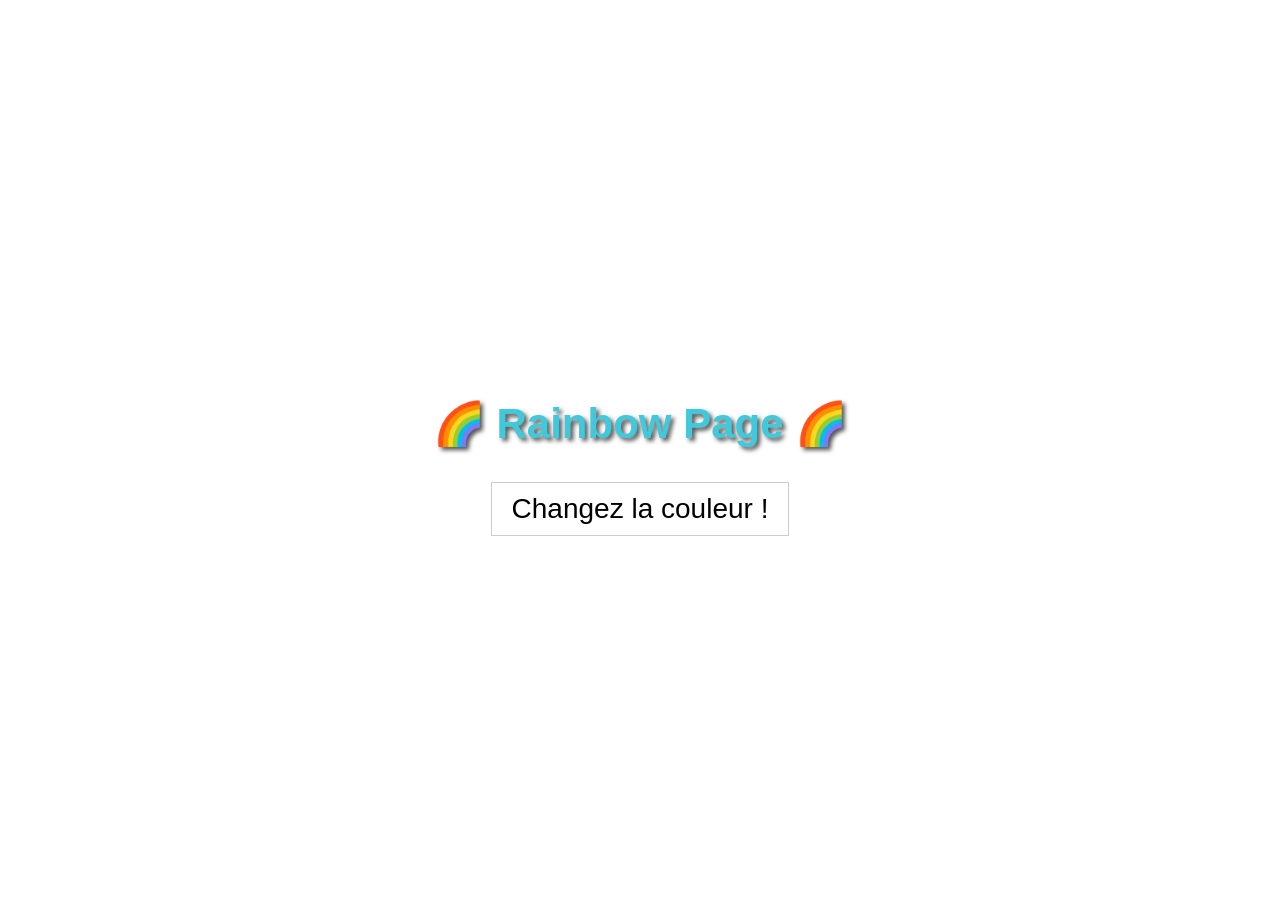
<file: discovery_piscine/cell03/ex00/background.html>
<!DOCTYPE html>
<html lang="en">
<head>
    <meta charset="UTF-8">
    <meta name="viewport" content="width=device-width, initial-scale=1.0">
    <link rel="stylesheet" href="background.css">
    <title>🌈Rainbow Page🌈</title>
    <style>
        body {
            background-color: white;
            transition: background-color 0.5s ease-in-out;
        } </style>
</head>
<body> 
    <section class="texte1">
    <h1>🌈 Rainbow Page 🌈</h1>
    <button style="background-color: #ffffff; font: Roboto, sans-serif; color: rgb(0, 0, 0);border: 1px solid #ccc; padding: 10px 20px; font-size: 28px;" onclick="changeBackgroundColor()">Changez la couleur !</button>
    <script>
        const colors = ['#FFB9C1', '#FFD700', '#ADFF2F', '#00CED1', '#9370DB', '#FF69B4', '#FFA500', '#00FF7F'];
        function changeBackgroundColor() {
            const index= Math.floor(Math.random() * colors.length);
            document.body.style.backgroundColor = colors[index];
        }
    </script></section>
</body>
</html>
</file>
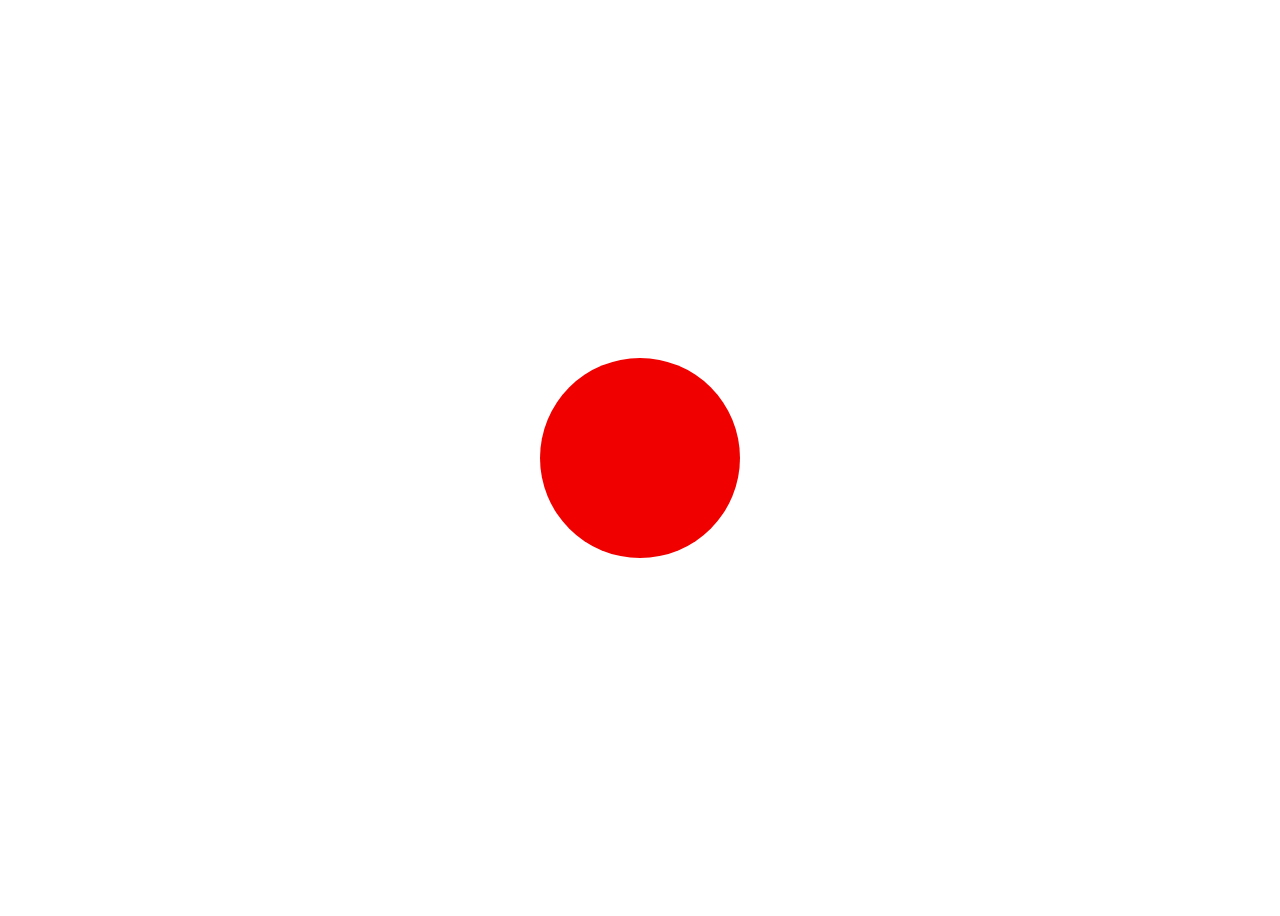
<file: discovery_piscine/cell03/ex01/balloon.html>
<!DOCTYPE html>
<html lang="en">
<head>
    <meta charset="UTF-8">
    <meta name="viewport" content="width=device-width, initial-scale=1.0">
    <title>🎈Balloon🎈</title>
    <style>
        body { 
            height: 100svh;
            height: 100vh;
            background-color:#ffffff;
            justify-content: center;
            align-items: center;
            align-content: center;
            display: flex;
            top: 0
             }

            .balloon {
            cursor: pointer;
            height: 200px;
            width: 200px;
            border-radius: 50%;      
            background-color:#f10000;
            transition: background-color 0.5s ease-in-out;
        } </style>
</head>
<body> 
        <section class="balloon" onclick="changeColor()">
        <script>
        const colors = ['#FFB9C1', '#FFD700', '#ADFF2F', '#00CED1', '#9370DB', '#FF69B4', '#FFA500', '#00FF7F'];
        function changeColor() { 
            const balloon = document.querySelector(".balloon");     
            const index= Math.floor(Math.random() * colors.length);
            balloon.style.backgroundColor = colors[index];
        }
    </script></section>
</body>
</html>
</file>
<file: discovery_piscine/cell02/ex00/responsive.css>
/* style.css */
body {
  background-color: white;
}
</file>
<file: discovery_piscine/cell02/ex01/menu.css>
/* style.css */
  body {
    background-image: url("TGV.png");
    background-size: cover;          /* remplit tout l'écran */
    background-position: center;     /* centre l'image */
    background-repeat: no-repeat;    /* pas de mosaïque */
    background-attachment: fixed;    /* l'image reste fixe quand on fait défiler */
    min-height: 100vh;
    margin: 0;
  }
div {
    background-color: rgb(255, 255, 255); /* fond blanc avec transparence */
    padding: 20px;
    border-radius: 10px;
    box-shadow: 0 4px 8px rgba(0, 0, 0, 0.2);
    max-width: 600px;
    margin: auto;
    text-align: center;
    font-size: 28px;
    font-family: Arial, sans-serif;
    color: #3399FF;
  }

  select {
  background-color: white;
  color: #3399FF;
  font-family: Arial, sans-serif;
  font-size: 20px;
  padding: 8px;
  border: 2px solid dodgerblue;
  border-radius: 8px;
}
</file>
<file: discovery_piscine/cell02/ex02/parallax.css>
/* Supprime les marges par défaut du navigateur */
body {
  margin: 0;
  font-family: Roboto, sans-serif;
}

.texte1 {
    /* L'image de fond */
  background-image: url(Designer1.png);
  background-attachment: fixed;
  background-position: center;
  background-repeat: no-repeat;
  background-size: cover;

  /* Hauteur de la section */
  height: 100vh;    /* hauteur de l'écran */
  height: 100svh;    /* version corrigée pour mobile (barre d'adresse) */

  /* Centrer le contenu */
  display: flex;
  justify-content: center;
  align-items: center;

  margin: 0;
  text-align: center;
  font-family: Roboto, sans-serif;
  font-size: 28px;
  font-weight: bold;
  color: #cc0808;
  position: sticky;
  top: 0;
  z-index: 1;
  font-weight: bold;
  text-shadow: 3px 3px 4px rgb(255, 255, 255);
}

.texte2 {
  z-index: 3;
  margin: 0;
  text-align: center;
  font-family: Roboto, sans-serif;
  font-size: 20px;
  color: #ffffff;
  /* L'image de fond */
  background-color: #030303;
  background-attachment: fixed;
  background-position: center;
  background-size: cover;
  position: sticky;

  /* Hauteur de la section */
  height: 100vh;    /* hauteur de l'écran */
  height: 100svh;   /* version corrigée pour mobile (barre d'adresse) */

  /* Centrer le contenu */
  display: flex;
  flex-direction: column;   /* empile titre et paragraphes */
  justify-content: center;
  text-align: center;
  align-items: center;
}

.texte3 {
  /* plus d'image ni de height ici */  /* L'image de fond */
  background-image: url(Designer2.png);
  background-attachment: fixed;
  background-position: center;
  background-repeat: no-repeat;
  background-size: cover;
  display: flex;
  justify-content: center;
  align-items: center;
  position: sticky;
  bottom: 0;
  z-index: 0;

  /* Hauteur de la section */
  height: 100vh;    /* hauteur de l'écran */
  height: 100svh;    /* version corrigée pour mobile (barre d'adresse) */

  margin: 0;
  text-align: center;
  font-family: Roboto, sans-serif;
  font-size: 28px;
  font-weight: bold;
  bottom: 0;
  color: #cc0808;
  font-weight: bold;
  text-shadow: 3px 3px 4px rgb(255, 255, 255);
}
</file>
<file: discovery_piscine/cell02/ex03/card.css>
/* style.css */
body {
  margin: 0;
  font-family: Roboto, sans-serif;
  background-color : #ccf5f1;
  align-items: center;
  display: flex;
  justify-content: center;
  align-items: center;
  flex-direction: column;
}

.texte1 {
    /* L'image de fond */
  background-color : #ccf5f1;

  display: flex;
  justify-content: center;
  align-items: center;
  flex-direction: column;

  margin: 0;
  text-align: center;
  font-family: Roboto, sans-serif;
  font-size: 28px;
  font-weight: bold;
  color: #3c76f1;
}

.tableau {
  width: 80%;
  border: 0;
  display: flex;
  justify-content: center;
  align-items: center;
  flex-direction: column;
}
</file>
<file: discovery_piscine/cell03/ex00/background.css>
body { 
    font-family: Roboto, sans-serif;
    margin: 0;
    text-align: center;
}
.texte1 {
  
  background-attachment: fixed;
  background-position: center;
  background-repeat: no-repeat;
  background-size: cover;

  /* Hauteur de la section */
  height: 100vh;    /* hauteur de l'écran */
  height: 100svh;    /* version corrigée pour mobile (barre d'adresse) */

  /* Centrer le contenu */
  display: flex;
  justify-content: center;
  align-items: center;
  flex-direction: column;   /* empile titre et paragraphes */

  margin: 0;
  text-align: center;
  font-family: Roboto, sans-serif;
  font-size: 28px;
  font-weight: bold;
  color: #41c8da;
  text-shadow: 3px 3px 4px rgb(85, 85, 85);
}
</file>
